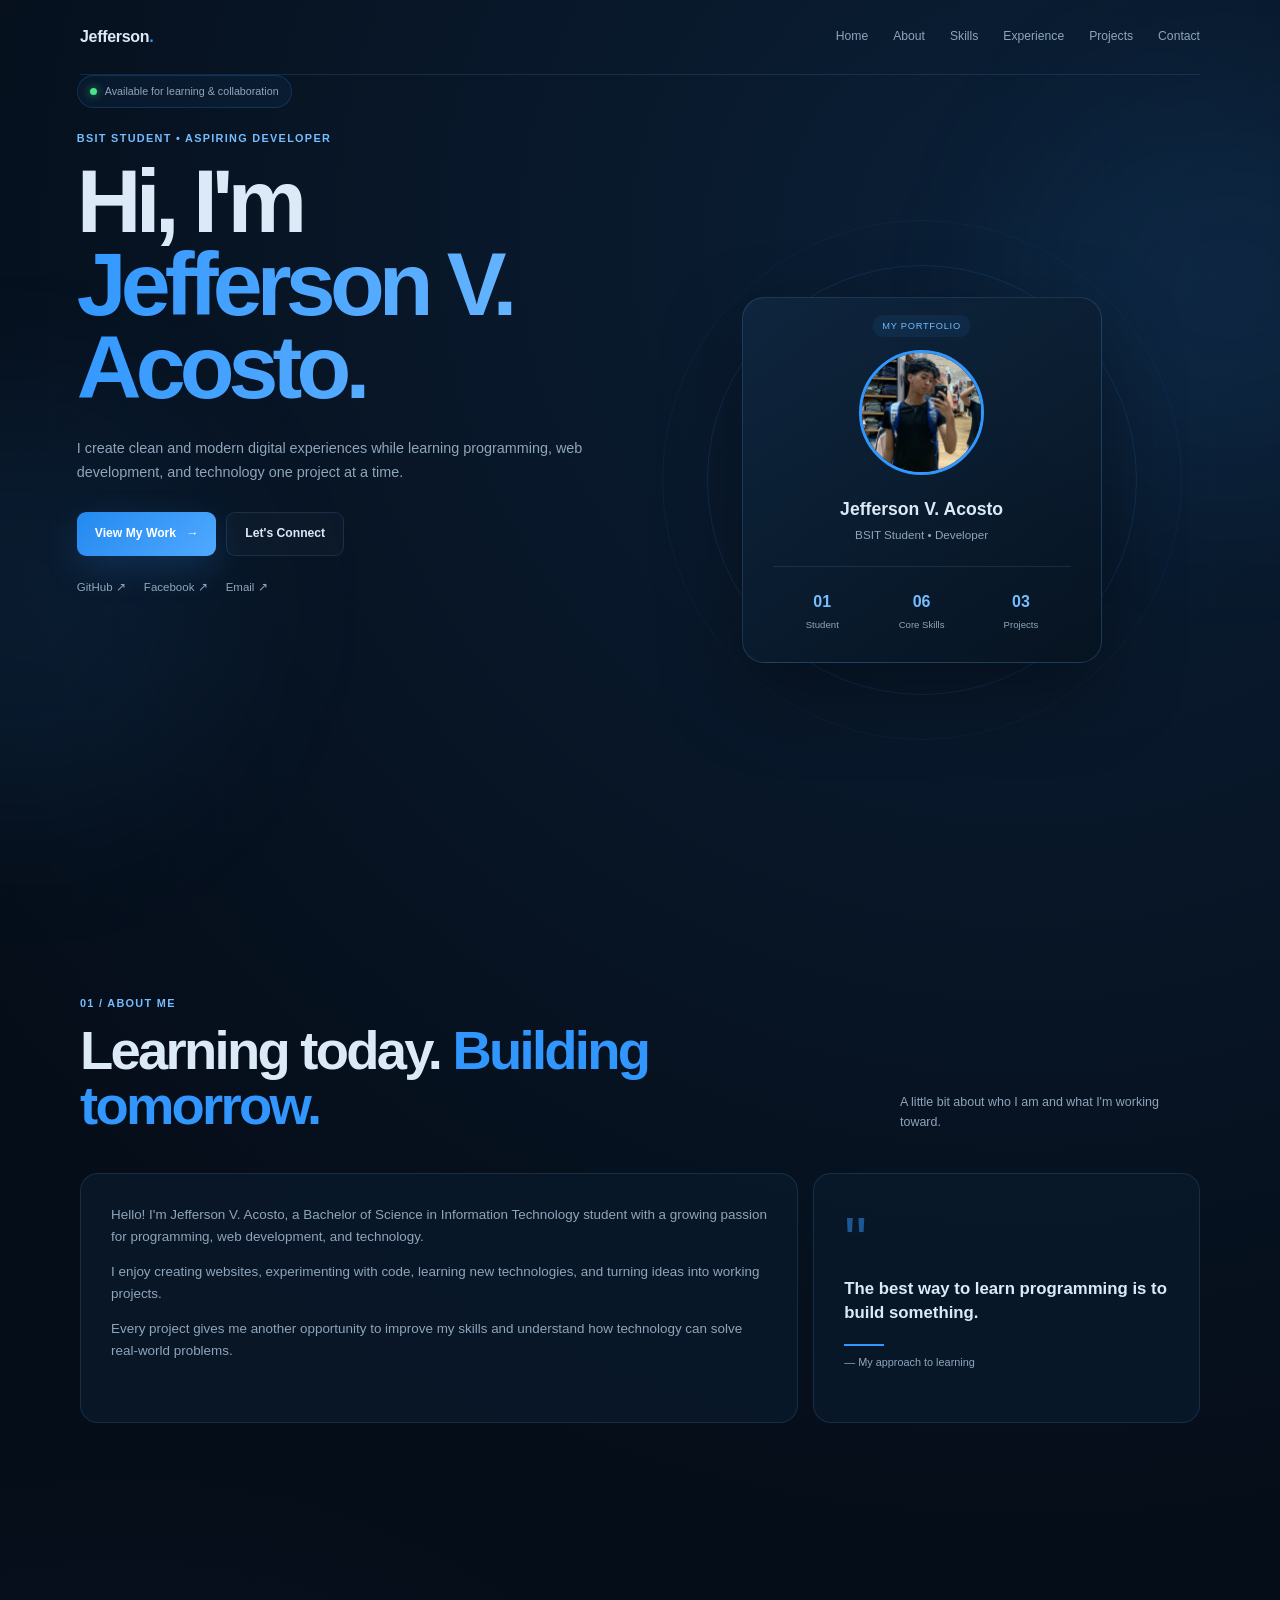
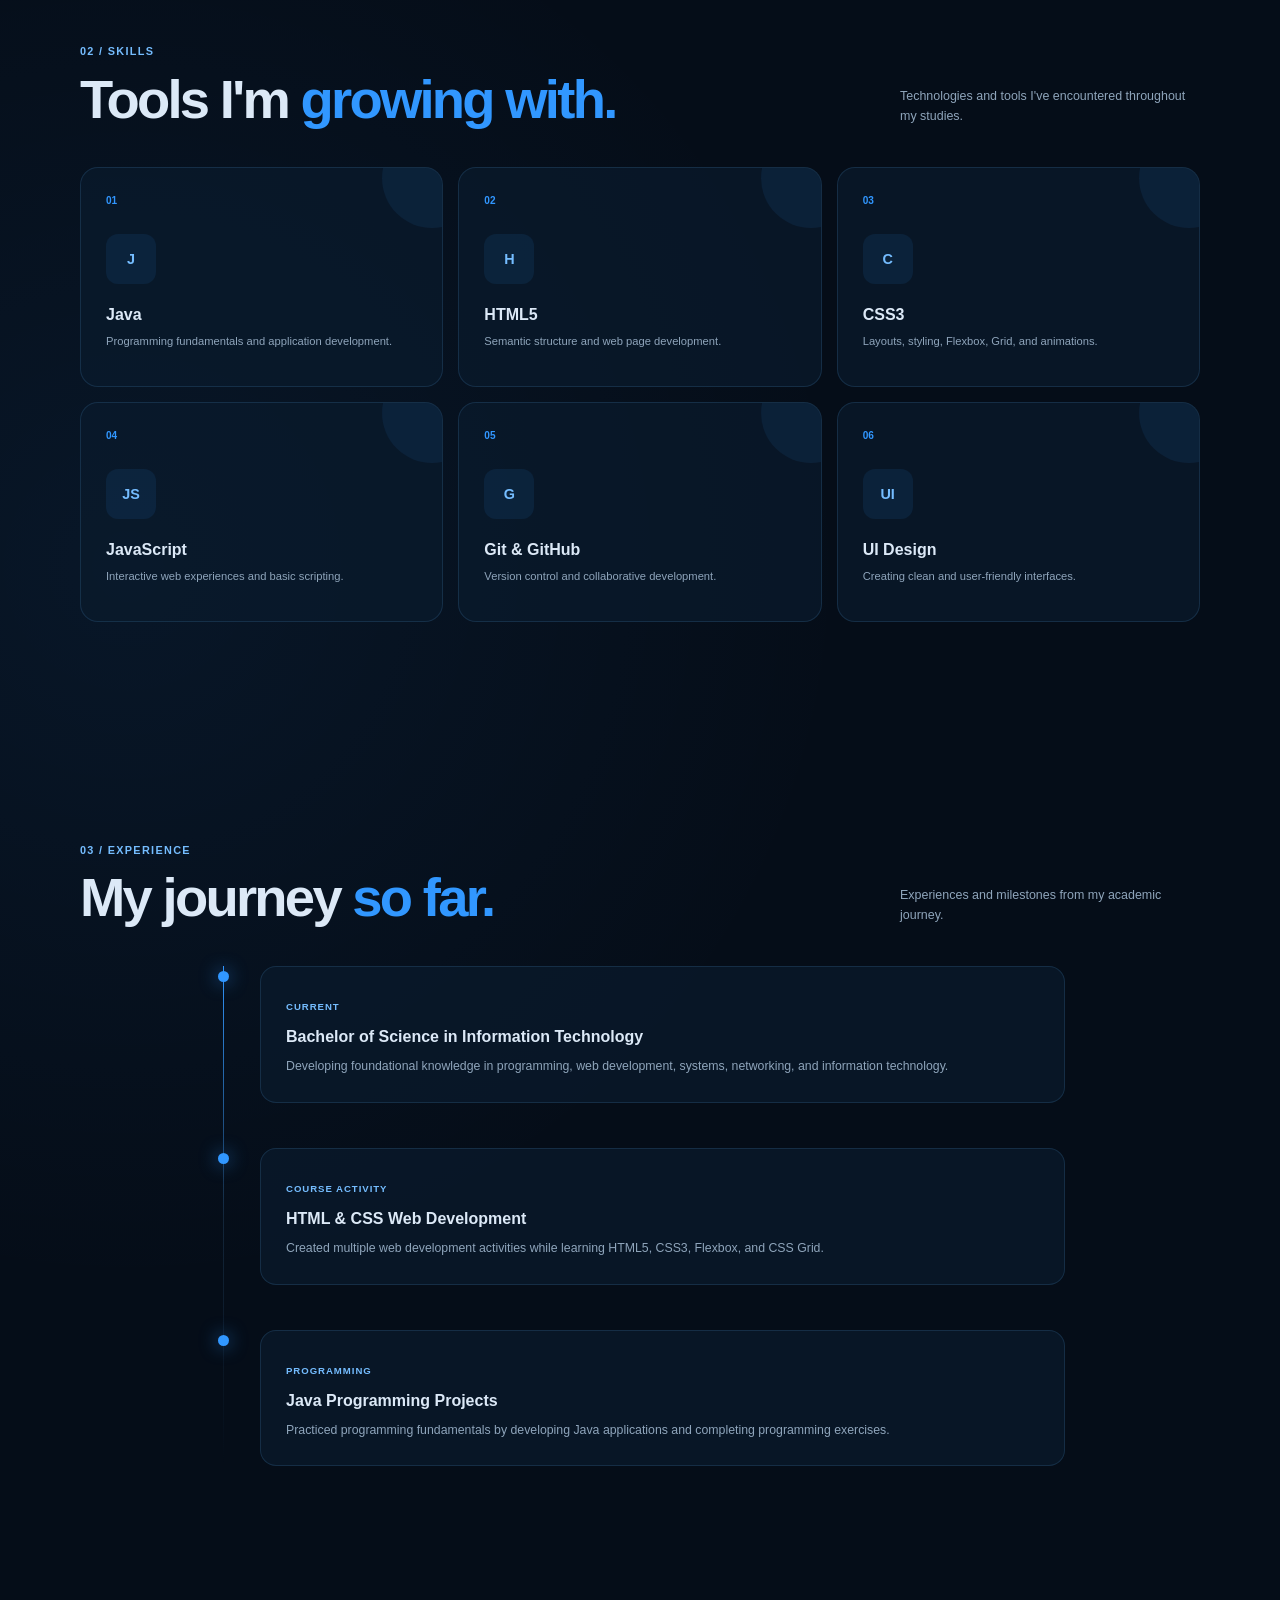
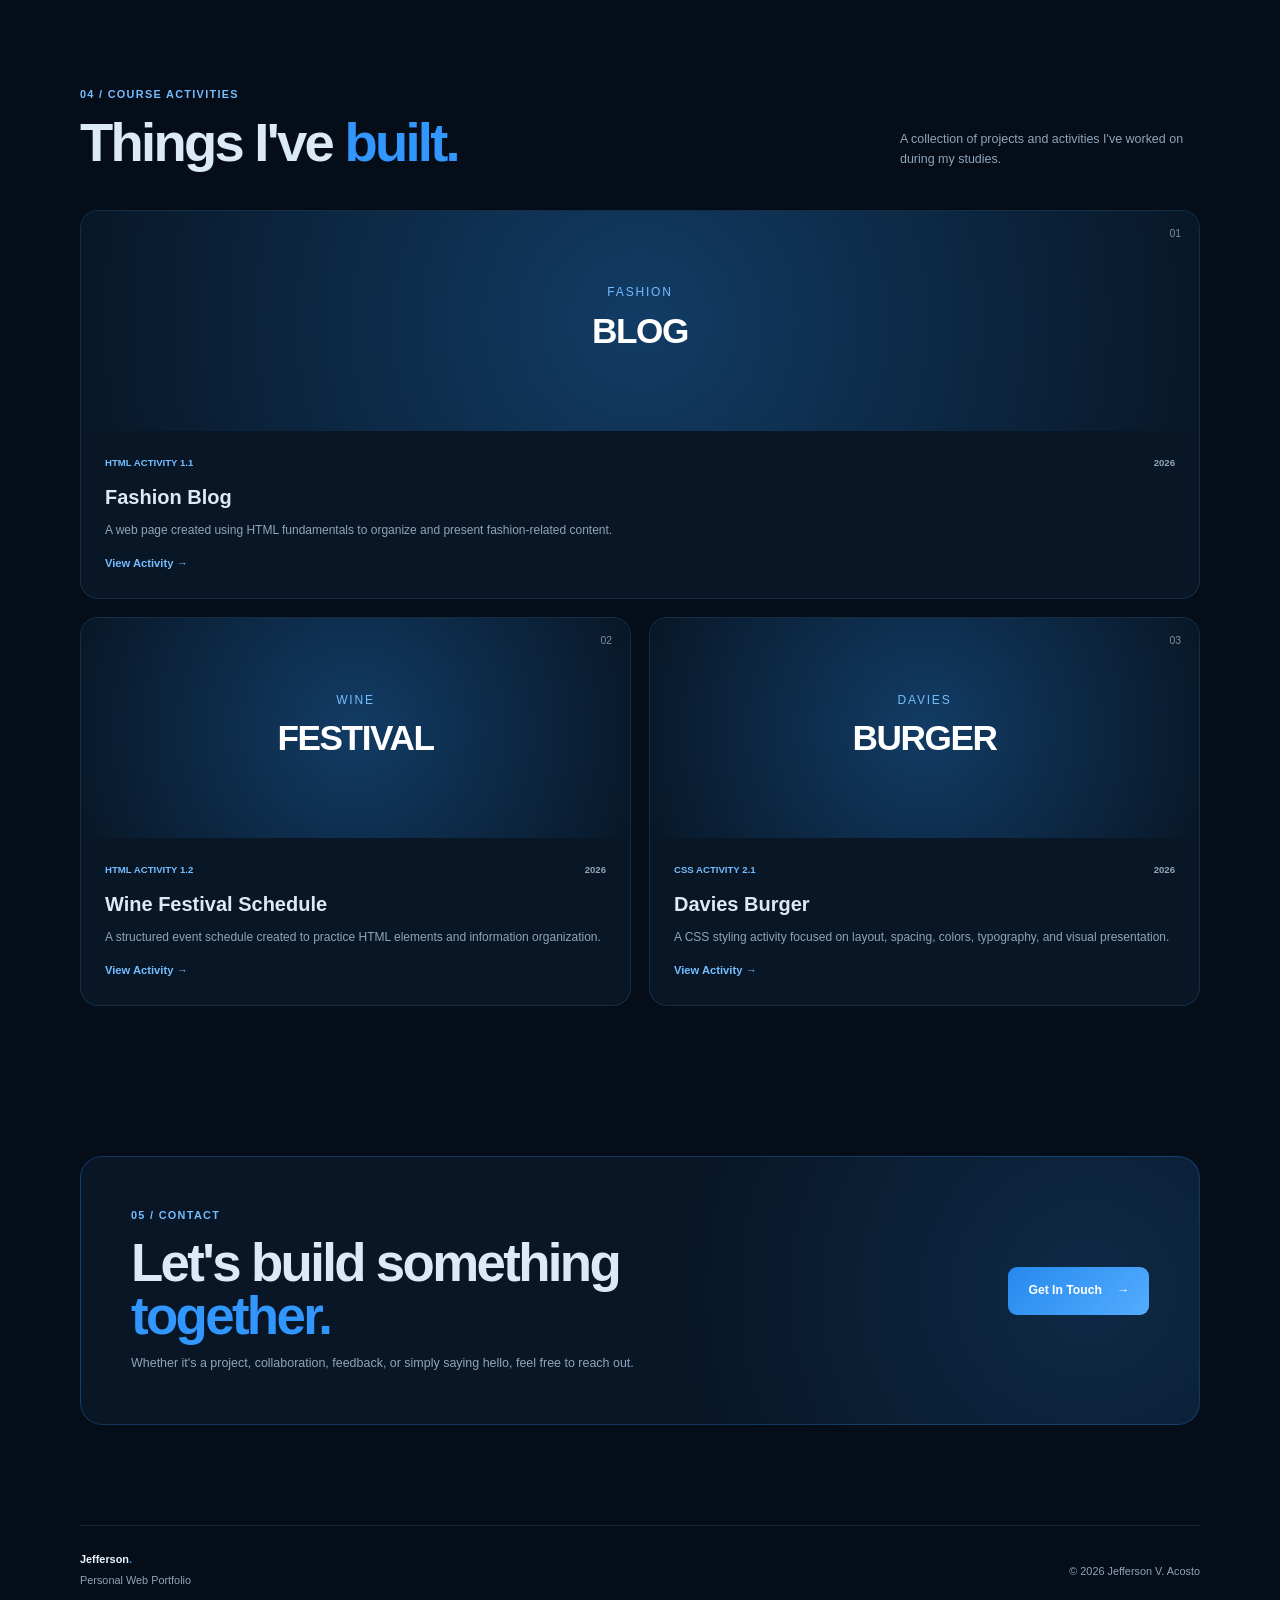
<file: Acosto Portfolio/index.html>
<!DOCTYPE html>
<html lang="en">

<head>
    <meta charset="UTF-8">
    <meta name="viewport" content="width=device-width, initial-scale=1.0">

    <title>Jefferson V. Acosto | Portfolio</title>

    <link rel="stylesheet" href="style.css">
</head>

<body>

    <!-- ================= BACKGROUND ================= -->

    <div class="background-effects">
        <div class="glow glow-one"></div>
        <div class="glow glow-two"></div>
        <div class="grid-background"></div>
    </div>


    <!-- ================= NAVBAR ================= -->

    <header class="navbar">

        <a href="#home" class="logo">
            Jefferson<span>.</span>
        </a>

        <nav>

            <a href="#home">Home</a>
            <a href="#about">About</a>
            <a href="#skills">Skills</a>
            <a href="#experience">Experience</a>
            <a href="#projects">Projects</a>
            <a href="#contact">Contact</a>

        </nav>

    </header>


    <main>

        <!-- ================= HERO ================= -->

        <section id="home" class="hero">

            <div class="hero-text reveal">

                <div class="status">
                    <span class="status-dot"></span>
                    Available for learning & collaboration
                </div>

                <p class="section-label">
                    BSIT STUDENT • ASPIRING DEVELOPER
                </p>

                <h1>
                    Hi, I'm
                    <span>Jefferson V. Acosto.</span>
                </h1>

                <p class="hero-description">
                    I create clean and modern digital experiences
                    while learning programming, web development,
                    and technology one project at a time.
                </p>

                <div class="hero-buttons">

                    <a href="#projects" class="btn btn-primary">
                        View My Work
                        <span>→</span>
                    </a>

                    <a href="#contact" class="btn btn-secondary">
                        Let's Connect
                    </a>

                </div>

                <div class="social-links">

                    <a href="https://github.com/jepoyyy-qt/jepoyyy-qt.github.io.git" target="_blank">
                        GitHub ↗
                    </a>

                    <a href="https://www.facebook.com/callmejepjep" target="_blank">
                        Facebook ↗
                    </a>

                    <a href="mailto:jacosto_250000000803@uic.edu.ph">
                        Email ↗
                    
                    </a>

                </div>

            </div>


            <!-- PROFILE -->

            <div class="hero-visual reveal delay-1">

                <div class="orbit orbit-one"></div>
                <div class="orbit orbit-two"></div>

                <div class="profile-card">

                    <div class="profile-badge">
                        MY PORTFOLIO
                    </div>


                    <img
    src="images/profile.jpg"
    alt="Jefferson V. Acosto"
    class="profile-image"
>               


                    <h2>
                        Jefferson V. Acosto
                    </h2>

                    <p>
                        BSIT Student • Developer
                    </p>


                    <div class="profile-line"></div>


                    <div class="mini-info">

                        <div>
                            <strong>01</strong>
                            <span>Student</span>
                        </div>

                        <div>
                            <strong>06</strong>
                            <span>Core Skills</span>
                        </div>

                        <div>
                            <strong>03</strong>
                            <span>Projects</span>
                        </div>

                    </div>

                </div>

            </div>

        </section>


        <!-- ================= ABOUT ================= -->

        <section id="about" class="section reveal">

            <p class="section-label">
                01 / ABOUT ME
            </p>

            <div class="section-heading">

                <h2>
                    Learning today.
                    <span>Building tomorrow.</span>
                </h2>

                <p>
                    A little bit about who I am and what I'm
                    working toward.
                </p>

            </div>


            <div class="about-grid">

                <div class="about-card">

                    <p>
                        Hello! I'm Jefferson V. Acosto, a Bachelor
                        of Science in Information Technology student
                        with a growing passion for programming,
                        web development, and technology.
                    </p>

                    <p>
                        I enjoy creating websites, experimenting
                        with code, learning new technologies, and
                        turning ideas into working projects.
                    </p>

                    <p>
                        Every project gives me another opportunity
                        to improve my skills and understand how
                        technology can solve real-world problems.
                    </p>

                </div>


                <div class="quote-card">

                    <span class="quote-mark">"</span>

                    <p>
                        The best way to learn programming is to
                        build something.
                    </p>

                    <span class="quote-line"></span>

                    <small>
                        — My approach to learning
                    </small>

                </div>

            </div>

        </section>


        <!-- ================= SKILLS ================= -->

        <section id="skills" class="section reveal">

            <p class="section-label">
                02 / SKILLS
            </p>

            <div class="section-heading">

                <h2>
                    Tools I'm
                    <span>growing with.</span>
                </h2>

                <p>
                    Technologies and tools I've encountered
                    throughout my studies.
                </p>

            </div>


            <div class="skills-grid">


                <div class="skill-card">

                    <div class="skill-number">01</div>

                    <div class="skill-icon">
                        J
                    </div>

                    <h3>Java</h3>

                    <p>
                        Programming fundamentals
                        and application development.
                    </p>

                </div>


                <div class="skill-card">

                    <div class="skill-number">02</div>

                    <div class="skill-icon">
                        H
                    </div>

                    <h3>HTML5</h3>

                    <p>
                        Semantic structure and
                        web page development.
                    </p>

                </div>


                <div class="skill-card">

                    <div class="skill-number">03</div>

                    <div class="skill-icon">
                        C
                    </div>

                    <h3>CSS3</h3>

                    <p>
                        Layouts, styling, Flexbox,
                        Grid, and animations.
                    </p>

                </div>


                <div class="skill-card">

                    <div class="skill-number">04</div>

                    <div class="skill-icon">
                        JS
                    </div>

                    <h3>JavaScript</h3>

                    <p>
                        Interactive web experiences
                        and basic scripting.
                    </p>

                </div>


                <div class="skill-card">

                    <div class="skill-number">05</div>

                    <div class="skill-icon">
                        G
                    </div>

                    <h3>Git & GitHub</h3>

                    <p>
                        Version control and
                        collaborative development.
                    </p>

                </div>


                <div class="skill-card">

                    <div class="skill-number">06</div>

                    <div class="skill-icon">
                        UI
                    </div>

                    <h3>UI Design</h3>

                    <p>
                        Creating clean and
                        user-friendly interfaces.
                    </p>

                </div>

            </div>

        </section>


        <!-- ================= EXPERIENCE ================= -->

        <section id="experience" class="section reveal">

            <p class="section-label">
                03 / EXPERIENCE
            </p>

            <div class="section-heading">

                <h2>
                    My journey
                    <span>so far.</span>
                </h2>

                <p>
                    Experiences and milestones from my academic
                    journey.
                </p>

            </div>


            <div class="timeline">


                <div class="timeline-item">

                    <div class="timeline-dot"></div>

                    <div class="timeline-content">

                        <span class="timeline-date">
                            CURRENT
                        </span>

                        <h3>
                            Bachelor of Science in Information Technology
                        </h3>

                        <p>
                            Developing foundational knowledge in
                            programming, web development, systems,
                            networking, and information technology.
                        </p>

                    </div>

                </div>


                <div class="timeline-item">

                    <div class="timeline-dot"></div>

                    <div class="timeline-content">

                        <span class="timeline-date">
                            COURSE ACTIVITY
                        </span>

                        <h3>
                            HTML & CSS Web Development
                        </h3>

                        <p>
                            Created multiple web development
                            activities while learning HTML5,
                            CSS3, Flexbox, and CSS Grid.
                        </p>

                    </div>

                </div>


                <div class="timeline-item">

                    <div class="timeline-dot"></div>

                    <div class="timeline-content">

                        <span class="timeline-date">
                            PROGRAMMING
                        </span>

                        <h3>
                            Java Programming Projects
                        </h3>

                        <p>
                            Practiced programming fundamentals by
                            developing Java applications and
                            completing programming exercises.
                        </p>

                    </div>

                </div>


            </div>

        </section>


        <!-- ================= PROJECTS ================= -->

        <section id="projects" class="section reveal">

            <p class="section-label">
                04 / COURSE ACTIVITIES
            </p>

            <div class="section-heading">

                <h2>
                    Things I've
                    <span>built.</span>
                </h2>

                <p>
                    A collection of projects and activities
                    I've worked on during my studies.
                </p>

            </div>


            <div class="projects-grid">


                <!-- PROJECT 1 -->

                <article class="project-card featured">

                    <div class="project-number">
                        01
                    </div>


                    <!--
                    OPTIONAL IMAGE:

                    <img
                        src="images/fashion-blog.jpg"
                        alt="Fashion Blog"
                        class="project-image"
                    >
                    -->

                    <div class="project-image-placeholder">
                        <span>FASHION</span>
                        <strong>BLOG</strong>
                    </div>


                    <div class="project-content">

                        <div class="project-top">

                            <span>
                                HTML ACTIVITY 1.1
                            </span>

                            <span>
                                2026
                            </span>

                        </div>

                        <h3>
                            Fashion Blog
                        </h3>

                        <p>
                            A web page created using HTML
                            fundamentals to organize and present
                            fashion-related content.
                        </p>

                        <a href="https://jepoyyy-qt.github.io/Fashion%20Blog/index.html"
   target="_blank"
   class="project-link">
    View Activity →
</a>
                    </div>

                </article>


                <!-- PROJECT 2 -->

                <article class="project-card">

                    <div class="project-number">
                        02
                    </div>


                    <!-- OPTIONAL IMAGE -->

                    <div class="project-image-placeholder">
                        <span>WINE</span>
                        <strong>FESTIVAL</strong>
                    </div>


                    <div class="project-content">

                        <div class="project-top">

                            <span>
                                HTML ACTIVITY 1.2
                            </span>

                            <span>
                                2026
                            </span>

                        </div>

                        <h3>
                            Wine Festival Schedule
                        </h3>

                        <p>
                            A structured event schedule created
                            to practice HTML elements and
                            information organization.
                        </p>

                        <a href="https://jepoyyy-qt.github.io/Wine%20Festival%20Schedule/index.html"
   target="_blank"
   class="project-link">
    View Activity →
</a>

                    </div>

                </article>


                <!-- PROJECT 3 -->

                <article class="project-card">

                    <div class="project-number">
                        03
                    </div>


                    <!-- OPTIONAL IMAGE -->

                    <div class="project-image-placeholder">
                        <span>DAVIES</span>
                        <strong>BURGER</strong>
                    </div>


                    <div class="project-content">

                        <div class="project-top">

                            <span>
                                CSS ACTIVITY 2.1
                            </span>

                            <span>
                                2026
                            </span>

                        </div>

                        <h3>
                            Davies Burger
                        </h3>

                        <p>
                            A CSS styling activity focused on
                            layout, spacing, colors, typography,
                            and visual presentation.
                        </p>

                        <a href="https://jepoyyy-qt.github.io/Davie%27s%20Burger/index.html"
   target="_blank"
   class="project-link">
    View Activity →
</a>

                    </div>

                </article>


            </div>

        </section>


        <!-- ================= CONTACT ================= -->

        <section id="contact" class="contact-section reveal">

            <div class="contact-text">

                <p class="section-label">
                    05 / CONTACT
                </p>

                <h2>
                    Let's build something
                    <span>together.</span>
                </h2>

                <p>
                    Whether it's a project, collaboration,
                    feedback, or simply saying hello,
                    feel free to reach out.
                </p>

            </div>


            <a
    href="mailto:jacosto_250000000803@uic.edu.ph"
    class="contact-button"
>
    Get In Touch
    <span>→</span>
</a>

        </section>

    </main>


    <!-- ================= FOOTER ================= -->

    <footer class="footer">

        <div>
            <strong>Jefferson<span>.</span></strong>
            <p>
                Personal Web Portfolio
            </p>
        </div>

        <p>
            © 2026 Jefferson V. Acosto
        </p>

    </footer>


    <script src="script.js"></script>

</body>

</html>
</file>
<file: Acosto Portfolio/style.css>
/* =====================================================
   JEFFERSON V. ACOSTO
   ANIMATED PERSONAL PORTFOLIO
   ===================================================== */


/* ================= VARIABLES ================= */

:root {

    --bg: #050d18;
    --bg-two: #081525;

    --card: rgba(10, 27, 45, 0.72);

    --blue: #3197ff;
    --blue-light: #75bdff;

    --white: #f1f7ff;
    --text: #dce9f7;
    --muted: #8fa5bb;

    --border: rgba(80, 150, 210, 0.18);

    --max-width: 1120px;

}


/* ================= RESET ================= */

* {
    margin: 0;
    padding: 0;
    box-sizing: border-box;
}


html {
    scroll-behavior: smooth;
}


body {

    min-height: 100vh;

    overflow-x: hidden;

    color: var(--text);

    background:
        radial-gradient(
            circle at 80% 5%,
            rgba(49, 151, 255, 0.13),
            transparent 28%
        ),
        radial-gradient(
            circle at 10% 45%,
            rgba(49, 151, 255, 0.07),
            transparent 25%
        ),
        var(--bg);

    font-family:
        "Segoe UI",
        Arial,
        sans-serif;

    line-height: 1.6;

}


a {
    color: inherit;
}


/* ================= BACKGROUND ================= */

.background-effects {

    position: fixed;

    inset: 0;

    pointer-events: none;

    z-index: -1;

}


.grid-background {

    position: absolute;

    inset: 0;

    opacity: 0.18;

    background-image:
        linear-gradient(
            rgba(255,255,255,0.025) 1px,
            transparent 1px
        ),
        linear-gradient(
            90deg,
            rgba(255,255,255,0.025) 1px,
            transparent 1px
        );

    background-size: 55px 55px;

}


.glow {

    position: absolute;

    width: 400px;

    height: 400px;

    border-radius: 50%;

    background: rgba(49,151,255,0.08);

    filter: blur(80px);

    animation: glowMove 8s ease-in-out infinite alternate;

}


.glow-one {

    top: 10%;

    right: -150px;

}


.glow-two {

    bottom: 10%;

    left: -180px;

    animation-delay: 2s;

}


@keyframes glowMove {

    from {
        transform: translateY(-20px);
    }

    to {
        transform: translateY(30px);
    }

}


/* ================= NAVBAR ================= */

.navbar {

    width: min(
        var(--max-width),
        90%
    );

    min-height: 75px;

    margin: auto;

    display: flex;

    align-items: center;

    justify-content: space-between;

    border-bottom:
        1px solid var(--border);

}


.logo {

    font-size: 1rem;

    font-weight: 800;

    text-decoration: none;

    letter-spacing: -0.02em;

}


.logo span,
.footer strong span {

    color: var(--blue);

}


.navbar nav {

    display: flex;

    gap: 25px;

}


.navbar nav a {

    position: relative;

    color: var(--muted);

    font-size: 0.76rem;

    text-decoration: none;

    transition: 0.25s ease;

}


.navbar nav a::after {

    content: "";

    position: absolute;

    left: 0;

    bottom: -7px;

    width: 0;

    height: 2px;

    background: var(--blue);

    transition: 0.25s ease;

}


.navbar nav a:hover {

    color: var(--white);

}


.navbar nav a:hover::after {

    width: 100%;

}


/* ================= HERO ================= */

.hero {
    min-height: 90vh;
    display: grid;
    grid-template-columns: 1fr 1fr;
    padding-left: 6vw;
    padding-right: 6vw;
}


.hero-text {

    max-width: 650px;

}


.status {

    display: inline-flex;

    align-items: center;

    gap: 8px;

    padding: 7px 12px;

    margin-bottom: 22px;

    border:
        1px solid
        rgba(49,151,255,0.2);

    border-radius: 50px;

    background:
        rgba(49,151,255,0.06);

    color: var(--muted);

    font-size: 0.67rem;

}


.status-dot {

    width: 7px;

    height: 7px;

    border-radius: 50%;

    background: #46e58b;

    box-shadow:
        0 0 10px
        rgba(70,229,139,0.7);

    animation: pulse 2s infinite;

}


@keyframes pulse {

    0%,
    100% {
        opacity: 1;
        transform: scale(1);
    }

    50% {
        opacity: 0.5;
        transform: scale(0.7);
    }

}


.section-label {

    color: var(--blue-light);

    font-size: 0.68rem;

    font-weight: 700;

    letter-spacing: 0.12em;

    margin-bottom: 12px;

}


.hero h1 {

    font-size:
        clamp(
            3.5rem,
            7vw,
            5.8rem
        );

    line-height: 0.93;

    letter-spacing: -0.065em;

    margin-bottom: 28px;

}


.hero h1 span {

    display: inline-block;

    color: var(--blue);

    background:
        linear-gradient(
            100deg,
            var(--blue),
            var(--blue-light)
        );

    background-clip: text;

    -webkit-background-clip: text;

    -webkit-text-fill-color: transparent;

}


.hero-description {

    max-width: 540px;

    color: var(--muted);

    font-size: 0.9rem;

    margin-bottom: 28px;

}


/* ================= BUTTONS ================= */

.hero-buttons {

    display: flex;

    flex-wrap: wrap;

    gap: 10px;

    margin-bottom: 22px;

}


.btn {

    display: inline-flex;

    align-items: center;

    gap: 10px;

    min-height: 44px;

    padding: 0 18px;

    border-radius: 9px;

    font-size: 0.76rem;

    font-weight: 700;

    text-decoration: none;

    transition: 0.3s ease;

}


.btn-primary {

    color: white;

    background:
        linear-gradient(
            135deg,
            #2389ef,
            #50a9ff
        );

    box-shadow:
        0 12px 35px
        rgba(49,151,255,0.18);

}


.btn-primary:hover {

    transform:
        translateY(-4px);

    box-shadow:
        0 18px 40px
        rgba(49,151,255,0.30);

}


.btn-secondary {

    border:
        1px solid
        var(--border);

    background:
        rgba(255,255,255,0.025);

    color: var(--text);

}


.btn-secondary:hover {

    border-color:
        rgba(49,151,255,0.5);

    background:
        rgba(49,151,255,0.08);

}


/* ================= SOCIAL ================= */

.social-links {

    display: flex;

    gap: 18px;

}


.social-links a {

    color: var(--muted);

    font-size: 0.72rem;

    text-decoration: none;

    transition: 0.25s ease;

}


.social-links a:hover {

    color: var(--blue-light);

    transform: translateY(-2px);

}


/* ================= HERO VISUAL ================= */

.hero-visual {

    position: relative;

    min-height: 440px;

    display: flex;

    align-items: center;

    justify-content: center;

}


.profile-card {

    position: relative;

    z-index: 2;

    width: min(360px, 100%);

    padding: 42px 30px 30px;

    text-align: center;

    border:
        1px solid
        rgba(100,180,255,0.2);

    border-radius: 22px;

    background:
        linear-gradient(
            145deg,
            rgba(15,39,64,0.9),
            rgba(7,19,32,0.9)
        );

    box-shadow:
        0 30px 80px
        rgba(0,0,0,0.35);

    animation:
        floating 5s ease-in-out infinite;

}


@keyframes floating {

    0%,
    100% {
        transform: translateY(0);
    }

    50% {
        transform: translateY(-12px);
    }

}


.profile-badge {

    position: absolute;

    top: 17px;

    left: 50%;

    transform: translateX(-50%);

    padding: 4px 10px;

    border-radius: 20px;

    color: var(--blue-light);

    background:
        rgba(49,151,255,0.08);

    font-size: 0.58rem;

    letter-spacing: 0.08em;

}


.profile-placeholder {

    width: 125px;

    height: 125px;

    margin:
        10px auto 20px;

    display: flex;

    align-items: center;

    justify-content: center;

    border-radius: 50%;

    color: white;

    font-size: 2rem;

    font-weight: 800;

    background:
        linear-gradient(
            135deg,
            #2589ed,
            #6bbcff
        );

    box-shadow:
        0 15px 45px
        rgba(49,151,255,0.25);

}


/* REAL PROFILE IMAGE */

.profile-image {

    width: 125px;

    height: 125px;

    margin:
        10px auto 20px;

    display: block;

    object-fit: cover;

    border-radius: 50%;

    border:
        3px solid
        var(--blue);

}


/* PROFILE */

.profile-card h2 {

    font-size: 1.1rem;

    margin-bottom: 3px;

}


.profile-card > p {

    color: var(--muted);

    font-size: 0.73rem;

}


.profile-line {

    width: 100%;

    height: 1px;

    margin: 22px 0;

    background:
        var(--border);

}


.mini-info {

    display: grid;

    grid-template-columns:
        repeat(3, 1fr);

}


.mini-info div {

    display: flex;

    flex-direction: column;

    gap: 2px;

}


.mini-info strong {

    color: var(--blue-light);

    font-size: 1rem;

}


.mini-info span {

    color: var(--muted);

    font-size: 0.6rem;

}


/* ORBITS */

.orbit {

    position: absolute;

    border:
        1px solid
        rgba(49,151,255,0.15);

    border-radius: 50%;

    animation:
        rotateOrbit 14s linear infinite;

}


.orbit-one {

    width: 430px;

    height: 430px;

}


.orbit-two {

    width: 520px;

    height: 520px;

    opacity: 0.5;

    animation-direction: reverse;

    animation-duration: 20s;

}


@keyframes rotateOrbit {

    from {
        transform: rotate(0deg);
    }

    to {
        transform: rotate(360deg);
    }

}


/* ================= SECTIONS ================= */

.section {

    width: min(
        var(--max-width),
        90%
    );

    margin: auto;

    padding: 110px 0;

}


.section-heading {

    display: flex;

    align-items: end;

    justify-content: space-between;

    gap: 40px;

    margin-bottom: 40px;

}


.section-heading h2 {

    max-width: 650px;

    font-size:
        clamp(
            2.2rem,
            5vw,
            3.4rem
        );

    line-height: 1;

    letter-spacing: -0.05em;

}


.section-heading h2 span {

    color: var(--blue);

}


.section-heading > p {

    max-width: 300px;

    color: var(--muted);

    font-size: 0.78rem;

}


/* ================= ABOUT ================= */

.about-grid {

    display: grid;

    grid-template-columns:
        1.3fr
        0.7fr;

    gap: 15px;

}


.about-card,
.quote-card {

    min-height: 250px;

    padding: 30px;

    border:
        1px solid
        var(--border);

    border-radius: 18px;

    background:
        var(--card);

}


.about-card p {

    color: var(--muted);

    font-size: 0.84rem;

    margin-bottom: 14px;

}


.about-card p:last-child {
    margin-bottom: 0;
}


.quote-card {

    display: flex;

    justify-content: center;

    flex-direction: column;

}


.quote-mark {

    color: var(--blue);

    font-size: 4rem;

    line-height: 0.5;

    opacity: 0.5;

}


.quote-card p {

    font-size: 1.05rem;

    font-weight: 600;

    line-height: 1.4;

    margin: 20px 0;

}


.quote-line {

    width: 40px;

    height: 2px;

    background: var(--blue);

    margin-bottom: 8px;

}


.quote-card small {

    color: var(--muted);

    font-size: 0.68rem;

}


/* ================= SKILLS ================= */

.skills-grid {

    display: grid;

    grid-template-columns:
        repeat(3, 1fr);

    gap: 15px;

}


.skill-card {

    position: relative;

    min-height: 220px;

    padding: 25px;

    overflow: hidden;

    border:
        1px solid
        var(--border);

    border-radius: 18px;

    background:
        var(--card);

    transition:
        transform 0.35s ease,
        border-color 0.35s ease,
        background 0.35s ease;

}


.skill-card::before {

    content: "";

    position: absolute;

    width: 100px;

    height: 100px;

    right: -40px;

    top: -40px;

    border-radius: 50%;

    background:
        rgba(49,151,255,0.08);

    transition: 0.4s ease;

}


.skill-card:hover {

    transform:
        translateY(-8px);

    border-color:
        rgba(49,151,255,0.4);

    background:
        var(--card-hover);

}


.skill-card:hover::before {

    transform: scale(2);

}


.skill-number {

    color: var(--blue);

    font-size: 0.63rem;

    font-weight: 700;

}


.skill-icon {

    width: 50px;

    height: 50px;

    margin:
        25px 0 18px;

    display: flex;

    align-items: center;

    justify-content: center;

    border-radius: 12px;

    color: var(--blue-light);

    background:
        rgba(49,151,255,0.09);

    font-size: 0.9rem;

    font-weight: 800;

}


.skill-card h3 {

    font-size: 1rem;

    margin-bottom: 5px;

}


.skill-card p {

    color: var(--muted);

    font-size: 0.7rem;

}


/* ================= TIMELINE ================= */

.timeline {

    position: relative;

    max-width: 850px;

    margin: auto;

}


.timeline::before {

    content: "";

    position: absolute;

    top: 0;

    bottom: 0;

    left: 8px;

    width: 1px;

    background:
        linear-gradient(
            var(--blue),
            var(--border),
            transparent
        );

}


.timeline-item {

    position: relative;

    padding-left: 45px;

    padding-bottom: 45px;

}


.timeline-item:last-child {
    padding-bottom: 0;
}


.timeline-dot {

    position: absolute;

    left: 3px;

    top: 5px;

    width: 11px;

    height: 11px;

    border-radius: 50%;

    background: var(--blue);

    box-shadow:
        0 0 18px
        rgba(49,151,255,0.7);

}


.timeline-content {

    padding: 25px;

    border:
        1px solid
        var(--border);

    border-radius: 16px;

    background:
        var(--card);

    transition: 0.3s ease;

}


.timeline-content:hover {

    transform: translateX(7px);

    border-color:
        rgba(49,151,255,0.35);

}


.timeline-date {

    color: var(--blue-light);

    font-size: 0.6rem;

    font-weight: 700;

    letter-spacing: 0.1em;

}


.timeline-content h3 {

    font-size: 1rem;

    margin: 7px 0;

}


.timeline-content p {

    color: var(--muted);

    font-size: 0.77rem;

}


/* ================= PROJECTS ================= */

.projects-grid {

    display: grid;

    grid-template-columns:
        repeat(2, 1fr);

    gap: 18px;

}


.project-card {

    position: relative;

    overflow: hidden;

    border:
        1px solid
        var(--border);

    border-radius: 18px;

    background:
        var(--card);

    transition:
        transform 0.35s ease,
        border-color 0.35s ease;

}


.project-card.featured {

    grid-column:
        span 2;

}


.project-card:hover {

    transform:
        translateY(-8px);

    border-color:
        rgba(49,151,255,0.4);

}


.project-number {

    position: absolute;

    top: 15px;

    right: 18px;

    z-index: 3;

    color: rgba(255,255,255,0.5);

    font-size: 0.65rem;

}


.project-image-placeholder {

    height: 220px;

    display: flex;

    align-items: center;

    justify-content: center;

    flex-direction: column;

    background:
        radial-gradient(
            circle at center,
            #123c65,
            #081727
        );

    overflow: hidden;

    transition: 0.4s ease;

}


.project-card:hover
.project-image-placeholder {

    transform: scale(1.03);

}


.project-image-placeholder span {

    color: var(--blue-light);

    font-size: 0.75rem;

    letter-spacing: 0.15em;

}


.project-image-placeholder strong {

    color: white;

    font-size: 2.2rem;

    letter-spacing: -0.04em;

}


/* REAL PROJECT IMAGE */

.project-image {

    width: 100%;

    height: 220px;

    display: block;

    object-fit: cover;

}


.project-content {

    padding: 24px;

}


.project-top {

    display: flex;

    justify-content: space-between;

    gap: 15px;

    margin-bottom: 10px;

}


.project-top span {

    color: var(--blue-light);

    font-size: 0.6rem;

    font-weight: 700;

}


.project-top span:last-child {

    color: var(--muted);

}


.project-content h3 {

    font-size: 1.25rem;

    margin-bottom: 8px;

}


.project-content p {

    max-width: 650px;

    color: var(--muted);

    font-size: 0.75rem;

}


.project-link {

    display: inline-block;

    margin-top: 15px;

    color: var(--blue-light);

    font-size: 0.7rem;

    font-weight: 700;

    text-decoration: none;

    transition: 0.25s ease;

}


.project-link:hover {

    transform: translateX(5px);

}


/* ================= CONTACT ================= */

.contact-section {

    width: min(
        var(--max-width),
        90%
    );

    margin:
        40px auto 100px;

    padding: 50px;

    display: flex;

    align-items: center;

    justify-content: space-between;

    gap: 40px;

    border:
        1px solid
        rgba(49,151,255,0.25);

    border-radius: 22px;

    background:
        radial-gradient(
            circle at 90% 50%,
            rgba(49,151,255,0.15),
            transparent 40%
        ),
        var(--card);

}


.contact-text h2 {

    max-width: 650px;

    font-size:
        clamp(
            2rem,
            5vw,
            3.3rem
        );

    line-height: 1;

    letter-spacing: -0.05em;

    margin-bottom: 12px;

}


.contact-text h2 span {

    color: var(--blue);

}


.contact-text > p:last-child {

    max-width: 600px;

    color: var(--muted);

    font-size: 0.78rem;

}


.contact-button {

    flex-shrink: 0;

    display: inline-flex;

    align-items: center;

    gap: 15px;

    padding: 14px 20px;

    border-radius: 9px;

    color: white;

    background:
        linear-gradient(
            135deg,
            #2589ed,
            #54adff
        );

    font-size: 0.76rem;

    font-weight: 700;

    text-decoration: none;

    transition: 0.3s ease;

}


.contact-button:hover {

    transform:
        translateY(-4px);

    box-shadow:
        0 15px 35px
        rgba(49,151,255,0.25);

}


/* ================= FOOTER ================= */

.footer {

    width: min(
        var(--max-width),
        90%
    );

    margin: auto;

    padding: 25px 0;

    display: flex;

    align-items: center;

    justify-content: space-between;

    border-top:
        1px solid
        var(--border);

    color: var(--muted);

    font-size: 0.68rem;

}


.footer strong {

    color: var(--white);

}


.footer p {

    margin-top: 3px;

}


/* =====================================================
   SCROLL REVEAL
   ===================================================== */

.reveal {

    opacity: 0;

    transform:
        translateY(35px);

    transition:
        opacity 0.8s ease,
        transform 0.8s ease;

}


.reveal.active {

    opacity: 1;

    transform:
        translateY(0);

}


.delay-1 {

    transition-delay: 0.15s;

}


/* =====================================================
   TABLET
   ===================================================== */

@media (max-width: 900px) {

    .navbar {

        padding: 20px 0;

        flex-direction: column;

        align-items: flex-start;

        gap: 15px;

    }


    .navbar nav {

        width: 100%;

        flex-wrap: wrap;

        gap: 14px;

    }


    .hero {

        grid-template-columns: 1fr;

        padding-top: 60px;

    }


    .hero-visual {

        min-height: 400px;

    }


    .about-grid {

        grid-template-columns: 1fr;

    }


    .skills-grid {

        grid-template-columns:
            repeat(2, 1fr);

    }


    .section-heading {

        align-items: flex-start;

        flex-direction: column;

    }

}


/* =====================================================
   MOBILE
   ===================================================== */

@media (max-width: 600px) {

    .navbar,
    .section,
    .contact-section,
    .footer {

        width: 90%;

    }


    .navbar nav {

        gap: 8px;

    }


    .navbar nav a {

        font-size: 0.68rem;

    }


    .hero {

        min-height: auto;

        padding:
            55px 0 80px;

    }


    .hero h1 {

        font-size: 3.25rem;

    }


    .hero-description {

        font-size: 0.82rem;

    }


    .hero-buttons {

        flex-direction: column;

        align-items: stretch;

    }


    .btn {

        width: 100%;

    }


    .hero-visual {

        min-height: 350px;

    }


    .orbit-one {

        width: 330px;

        height: 330px;

    }


    .orbit-two {

        width: 390px;

        height: 390px;

    }


    .profile-card {

        width: 290px;

    }


    .section {

        padding: 80px 0;

    }


    .skills-grid {

        grid-template-columns: 1fr;

    }


    .projects-grid {

        grid-template-columns: 1fr;

    }


    .project-card.featured {

        grid-column:
            span 1;

    }


    .contact-section {

        align-items: flex-start;

        flex-direction: column;

        padding: 30px;

        margin-bottom: 70px;

    }


    .contact-button {

        width: 100%;

        justify-content: center;

    }


    .footer {

        align-items: flex-start;

        flex-direction: column;

        gap: 12px;

    }

}
</file>
